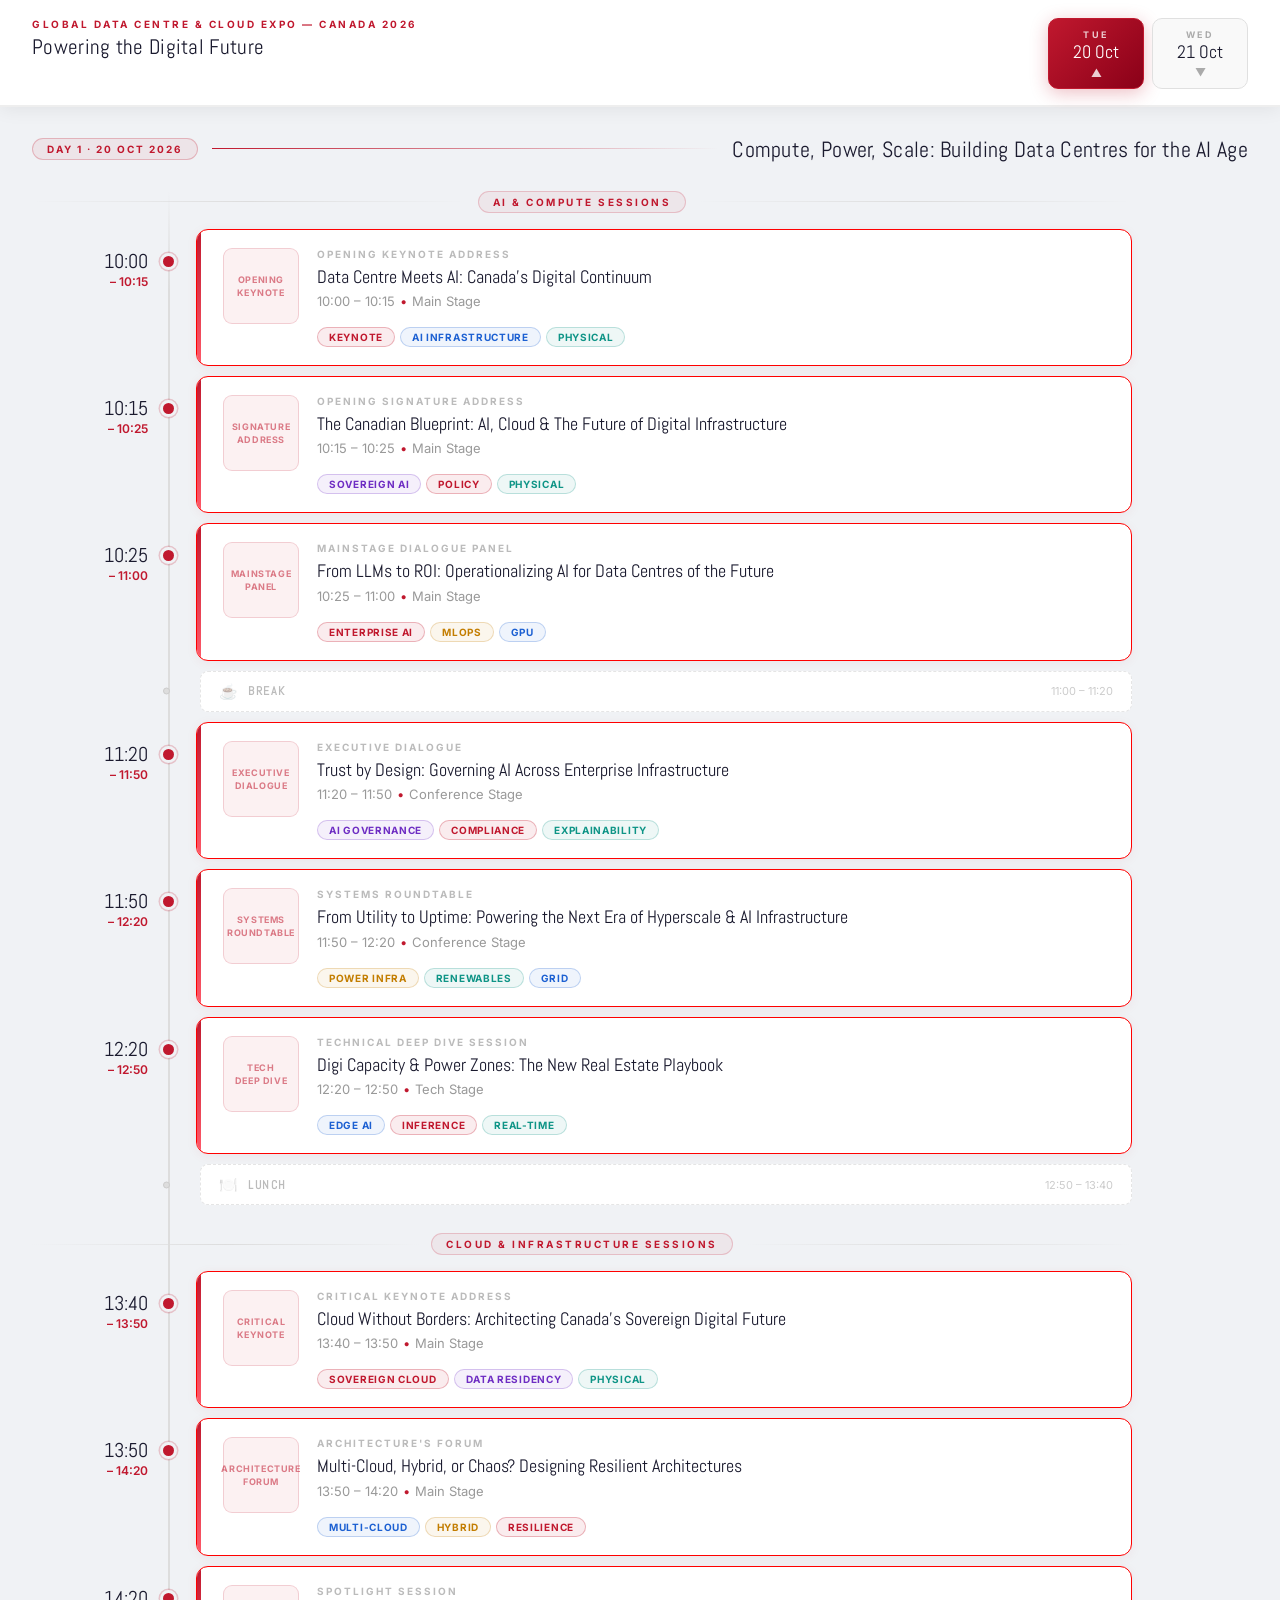
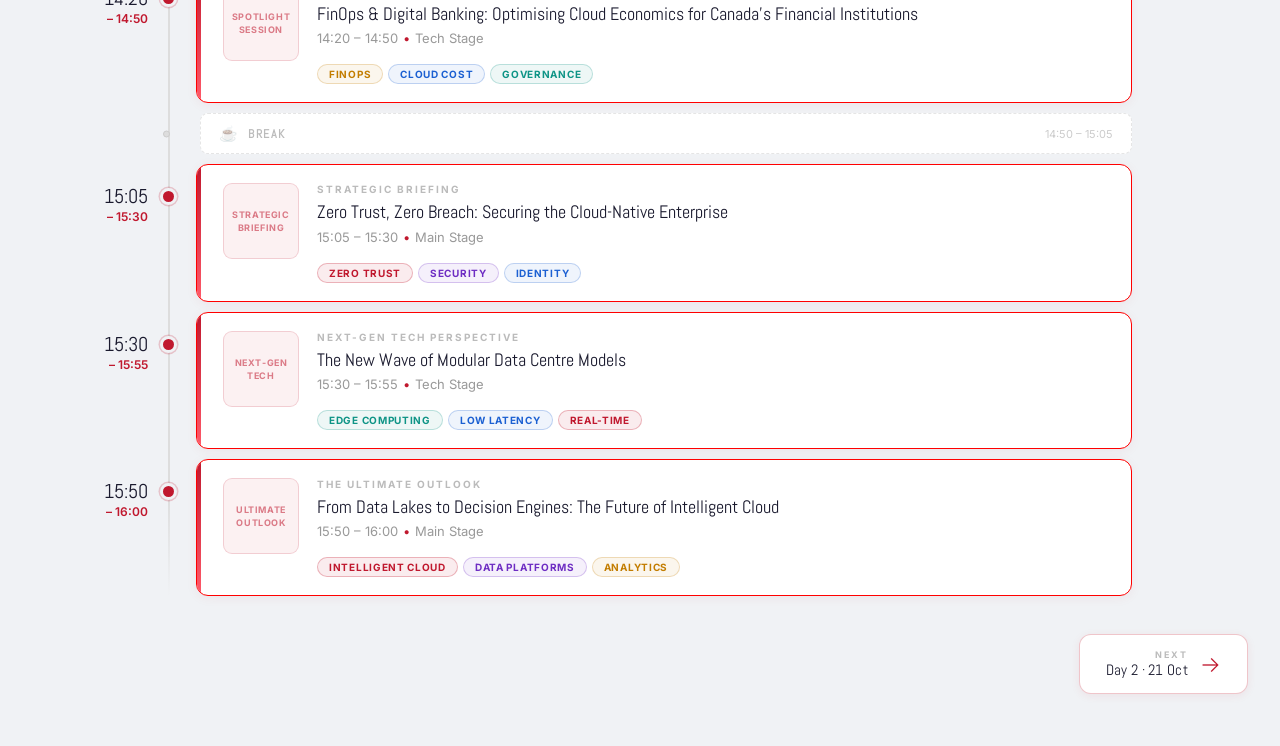
<file: agenda.html>
<!DOCTYPE html>
<html lang="en">

<head>
  <meta charset="UTF-8">
  <meta name="viewport" content="width=device-width, initial-scale=1.0">
  <title>GDCC Expo Canada 2026 — Conference Programme</title>
  <link rel="preconnect" href="https://fonts.googleapis.com">
  <link href="https://fonts.googleapis.com/css2?family=Abel&family=Inter:wght@400;500;600;700&display=swap"
    rel="stylesheet">
  <style>
    * { box-sizing: border-box; margin: 0; padding: 0; }

    body {
      font-family: 'Inter', sans-serif;
      background: #f0f2f5;
      color: #1a1a2e;
    }

    .hdr {
      background: #fff;
      border-bottom: 2px solid #eee;
      box-shadow: 0 2px 18px rgba(0,0,0,0.07);
      padding: 18px 32px 0;
      position: sticky;
      top: 0;
      z-index: 200;
    }

    .hdr-top {
      display: flex;
      align-items: flex-start;
      justify-content: space-between;
      margin-bottom: 16px;
      gap: 16px;
      flex-wrap: wrap;
    }

    .event-brand p {
      font-size: 10px;
      font-weight: 700;
      color: #c0182e;
      letter-spacing: 2.5px;
      text-transform: uppercase;
      margin-bottom: 3px;
      font-family: 'Inter', sans-serif;
    }

    .event-brand h2 {
      font-size: clamp(15px, 1.9vw, 21px);
      font-weight: 400;
      color: #1a1a2e;
      letter-spacing: 0.3px;
      font-family: 'Abel', sans-serif;
    }

    .date-tabs {
      display: flex;
      gap: 8px;
      flex-shrink: 0;
    }

    .dtab {
      display: flex;
      flex-direction: column;
      align-items: center;
      justify-content: center;
      padding: 10px 24px;
      border-radius: 10px;
      cursor: pointer;
      border: 1.5px solid #e0e0e0;
      background: #f9f9f9;
      transition: all 0.25s;
      min-width: 96px;
      position: relative;
    }

    .dtab:hover { border-color: #c0182e; background: #fff5f5; }

    .dtab.active {
      background: linear-gradient(135deg, #c0182e, #8a0018);
      border-color: #c0182e;
      box-shadow: 0 4px 18px rgba(192,24,46,0.28);
    }

    .dtab-day {
      font-size: 9px;
      font-weight: 700;
      letter-spacing: 2.5px;
      text-transform: uppercase;
      color: #aaa;
      font-family: 'Inter', sans-serif;
    }

    .dtab.active .dtab-day { color: rgba(255,255,255,0.78); }

    .dtab-date {
      font-size: 18px;
      font-weight: 400;
      color: #1a1a2e;
      line-height: 1.15;
      margin-top: 2px;
      font-family: 'Abel', sans-serif;
    }

    .dtab.active .dtab-date { color: #fff; }

    .dtab-arrow {
      font-size: 11px;
      margin-top: 4px;
      color: #aaa;
      transition: color 0.25s, transform 0.3s;
      display: block;
      line-height: 1;
    }

    .dtab.active .dtab-arrow {
      color: rgba(255,255,255,0.8);
      transform: rotate(180deg);
    }

    .dtab:hover .dtab-arrow { color: #c0182e; }

    .cat-tabs {
      display: flex;
      gap: 5px;
      overflow-x: auto;
      padding-bottom: 14px;
      scrollbar-width: none;
    }

    .cat-tabs::-webkit-scrollbar { display: none; }

    .cattab {
      padding: 7px 16px;
      border-radius: 7px;
      cursor: pointer;
      white-space: nowrap;
      border: 1.5px solid #e0e0e0;
      background: #fff;
      color: red;
      font-size: 12px;
      font-family: 'Abel', sans-serif;
      letter-spacing: 0.5px;
      transition: all 0.2s;
      flex-shrink: 0;
    }

    .cattab:hover { border-color: #c0182e; color: #c0182e; background: #fff5f5; }

    .cattab.active {
      background: #c0182e;
      border-color: #c0182e;
      color: #fff;
      font-weight: 600;
    }

    .body {
      padding: 28px 32px 0;
      position: relative;
      z-index: 1;
    }

    .day-panel { display: none; animation: fadeIn 0.35s ease; }
    .day-panel.active { display: block; }

    @keyframes fadeIn {
      from { opacity: 0; transform: translateY(8px); }
      to   { opacity: 1; transform: translateY(0); }
    }

    .day-title {
      display: flex;
      align-items: center;
      gap: 14px;
      margin-bottom: 26px;
      flex-wrap: wrap;
    }

    .day-title h3 {
      font-size: clamp(15px, 2.2vw, 22px);
      font-weight: 400;
      color: #1a1a2e;
      font-family: 'Abel', sans-serif;
      letter-spacing: 0.3px;
    }

    .day-title-line {
      flex: 1;
      height: 1.5px;
      background: linear-gradient(90deg, #c0182e, transparent);
      min-width: 30px;
    }

    .day-title-badge {
      font-size: 10px;
      font-weight: 700;
      letter-spacing: 2px;
      text-transform: uppercase;
      color: #c0182e;
      padding: 4px 14px;
      border: 1.5px solid rgba(192,24,46,0.25);
      border-radius: 20px;
      background: rgba(192,24,46,0.06);
      white-space: nowrap;
      font-family: 'Inter', sans-serif;
    }

    .timeline { position: relative; max-width: 1100px; }

    .timeline::before {
      content: '';
      position: absolute;
      left: 136px;
      top: 0;
      bottom: 0;
      width: 1.5px;
      background: linear-gradient(to bottom, transparent, #ddd 5%, #ddd 95%, transparent);
    }

    .trow {
      display: flex;
      align-items: flex-start;
      margin-bottom: 10px;
      position: relative;
    }

    .trow.hidden { display: none !important; }

    .tlabel {
      width: 136px;
      flex-shrink: 0;
      padding: 22px 20px 0 0;
      text-align: right;
      position: relative;
    }

    .tlabel-time {
      font-size: 20px;
      font-weight: 400;
      color: #1a1a2e;
      display: block;
      line-height: 1;
      font-family: 'Abel', sans-serif;
    }

    .tlabel-sub {
      font-size: 12px;
      color: #c0182e;
      display: block;
      margin-top: 3px;
      font-weight: 600;
      font-family: 'Inter', sans-serif;
    }

    .tdot {
      position: absolute;
      right: -6px;
      top: 27px;
      width: 11px;
      height: 11px;
      border-radius: 50%;
      background: #c0182e;
      box-shadow: 0 0 0 3px #f0f2f5, 0 0 0 4.5px rgba(192,24,46,0.22);
      transition: all 0.3s;
    }

    .scard {
      flex: 1;
      margin-left: 28px;
      border-radius: 12px;
      overflow: hidden;
      cursor: pointer;
      transition: all 0.28s cubic-bezier(0.25,0.8,0.25,1);
      position: relative;
      background: #ffffff;
      border: 1px solid red;
      box-shadow: 0 2px 12px rgba(192,24,46,0.06), inset 0 1px 0 rgba(255,255,255,1);
    }

    .scard::before {
      content: '';
      position: absolute;
      left: 0; top: 0; bottom: 0;
      width: 3.5px;
      background: linear-gradient(to bottom, #c0182e, #ff5a6a);
      border-radius: 12px 0 0 12px;
    }

    .scard:hover {
      background: #fff;
      border-color: rgba(192,24,46,0.35);
      transform: translateX(5px) translateY(-1px);
      box-shadow: 0 8px 28px rgba(192,24,46,0.13);
    }

    .card-inner {
      display: flex;
      align-items: flex-start;
      padding: 18px 22px 18px 26px;
    }

    .card-logo {
      width: 76px;
      height: 76px;
      border-radius: 9px;
      flex-shrink: 0;
      margin-right: 18px;
      background: rgba(192,24,46,0.06);
      border: 1px solid rgba(192,24,46,0.16);
      display: flex;
      align-items: center;
      justify-content: center;
      transition: all 0.3s;
    }

    .card-logo-text {
      font-size: 9px;
      font-weight: 700;
      color: rgba(192,24,46,0.55);
      text-align: center;
      line-height: 1.45;
      padding: 8px;
      letter-spacing: 0.6px;
      font-family: 'Inter', sans-serif;
      white-space: pre-line;
    }

    .scard:hover .card-logo {
      border-color: rgba(192,24,46,0.38);
      background: rgba(192,24,46,0.1);
    }

    .card-content { flex: 1; min-width: 0; }

    .ctype {
      font-size: 10px;
      font-weight: 700;
      letter-spacing: 2px;
      text-transform: uppercase;
      color: #bbb;
      margin-bottom: 5px;
      transition: color 0.25s;
      font-family: 'Inter', sans-serif;
    }

    .scard:hover .ctype { color: #c0182e; }

    .ctitle {
      font-size: 18px;
      font-weight: 400;
      color: #1a1a2e;
      margin-bottom: 5px;
      line-height: 1.3;
      font-family: 'Abel', sans-serif;
    }

    .ctloc {
      font-size: 13px;
      color: #999;
      margin-bottom: 8px;
      display: flex;
      align-items: center;
      gap: 5px;
      flex-wrap: wrap;
      font-family: 'Inter', sans-serif;
    }

    .ctloc .dot { color: #c0182e; }

    .cbrief {
      font-size: 13px;
      color: #666;
      line-height: 1.65;
      margin-bottom: 10px;
      max-height: 0;
      overflow: hidden;
      transition: max-height 0.35s ease, opacity 0.35s;
      opacity: 0;
      font-family: 'Inter', sans-serif;
    }

    .scard:hover .cbrief { max-height: 150px; opacity: 1; }

    .cspeakers {
      font-size: 12px;
      color: #aaa;
      font-style: italic;
      margin-bottom: 10px;
      max-height: 0;
      overflow: hidden;
      transition: max-height 0.35s ease, opacity 0.35s;
      opacity: 0;
      font-family: 'Inter', sans-serif;
    }

    .scard:hover .cspeakers { max-height: 60px; opacity: 1; }

    .ctags { display: flex; flex-wrap: wrap; gap: 5px; }

    .ctag {
      padding: 3px 11px;
      border-radius: 20px;
      font-size: 10px;
      font-weight: 700;
      letter-spacing: 0.7px;
      text-transform: uppercase;
      font-family: 'Inter', sans-serif;
    }

    .ctag.red    { background: rgba(192,24,46,0.08);  border: 1px solid rgba(192,24,46,0.28);  color: #c0182e; }
    .ctag.purple { background: rgba(110,45,195,0.07); border: 1px solid rgba(110,45,195,0.24); color: #6e2dc3; }
    .ctag.teal   { background: rgba(14,148,134,0.07); border: 1px solid rgba(14,148,134,0.24); color: #0e9486; }
    .ctag.amber  { background: rgba(195,125,0,0.07);  border: 1px solid rgba(195,125,0,0.24);  color: #c37d00; }
    .ctag.blue   { background: rgba(28,96,210,0.07);  border: 1px solid rgba(28,96,210,0.24);  color: #1c60d2; }
    .ctag.green  { background: rgba(25,148,55,0.07);  border: 1px solid rgba(25,148,55,0.24);  color: #199437; }
    .ctag.navy   { background: rgba(26,26,46,0.07);   border: 1px solid rgba(26,26,46,0.24);   color: #1a1a2e; }

    .break-row {
      display: flex;
      align-items: center;
      margin-bottom: 10px;
      position: relative;
    }

    .break-dot {
      position: absolute;
      left: 131px;
      top: 50%;
      transform: translateY(-50%);
      width: 7px;
      height: 7px;
      border-radius: 50%;
      background: #ddd;
      border: 1.5px solid #ccc;
    }

    .break-inner {
      flex: 1;
      margin-left: 168px;
      padding: 10px 18px;
      background: #fff;
      border: 1.5px dashed #e5e5e5;
      border-radius: 8px;
      display: flex;
      align-items: center;
      gap: 10px;
    }

    .break-icon { font-size: 15px; opacity: .45; }

    .break-text {
      font-size: 12px;
      color: #bbb;
      font-weight: 700;
      letter-spacing: 1.5px;
      text-transform: uppercase;
      font-family: 'Abel', sans-serif;
    }

    .break-time {
      font-size: 11px;
      color: #ccc;
      margin-left: auto;
      font-family: 'Inter', sans-serif;
    }

    .sdiv {
      display: flex;
      align-items: center;
      gap: 12px;
      margin: 28px 0 16px;
    }

    .sdiv-line {
      flex: 1;
      height: 1px;
      background: linear-gradient(90deg, transparent, #ddd, transparent);
    }

    .sdiv-label {
      font-size: 10px;
      font-weight: 700;
      letter-spacing: 2.5px;
      text-transform: uppercase;
      color: #c0182e;
      padding: 4px 14px;
      border: 1px solid rgba(192,24,46,0.2);
      border-radius: 20px;
      background: rgba(192,24,46,0.05);
      white-space: nowrap;
      font-family: 'Inter', sans-serif;
    }

    .no-results {
      text-align: center;
      padding: 60px 20px;
      color: #ccc;
      font-size: 16px;
      display: none;
      font-family: 'Abel', sans-serif;
    }

    .no-results.show { display: block; }

    /* ── BOTTOM NAV ── */
    .bottom-nav {
      display: flex;
      justify-content: space-between;
      align-items: center;
      padding: 28px 32px 52px;
      gap: 12px;
    }

    .bnav-btn {
      display: flex;
      align-items: center;
      gap: 12px;
      padding: 14px 26px;
      border-radius: 12px;
      border: 1.5px solid rgba(192,24,46,0.25);
      background: #fff;
      cursor: pointer;
      transition: all 0.28s cubic-bezier(0.34,1.56,0.64,1);
      box-shadow: 0 2px 10px rgba(192,24,46,0.07);
      user-select: none;
    }

    .bnav-btn:hover {
      background: #c0182e;
      border-color: #c0182e;
      transform: translateY(-3px);
      box-shadow: 0 10px 26px rgba(192,24,46,0.25);
    }

    .bnav-btn:hover .bnav-label,
    .bnav-btn:hover .bnav-sub,
    .bnav-btn:hover .bnav-arrow { color: #fff; }

    .bnav-arrow {
      font-size: 22px;
      color: #c0182e;
      transition: color 0.25s;
      line-height: 1;
      font-weight: 300;
    }

    .bnav-text { display: flex; flex-direction: column; }
    .bnav-text.right { text-align: right; }

    .bnav-sub {
      font-size: 9px;
      font-weight: 700;
      letter-spacing: 2px;
      text-transform: uppercase;
      color: #bbb;
      font-family: 'Inter', sans-serif;
      transition: color 0.25s;
    }

    .bnav-label {
      font-size: 15px;
      font-weight: 400;
      color: #1a1a2e;
      font-family: 'Abel', sans-serif;
      letter-spacing: 0.3px;
      transition: color 0.25s;
    }

    .bnav-spacer { flex: 1; }

    /* ── RESPONSIVE ── */
    @media(max-width:900px) {
      .hdr { padding: 14px 20px 0; }
      .hdr-top { flex-direction: column; gap: 12px; }
      .body { padding: 20px 20px 0; }
      .timeline::before { left: 116px; }
      .tlabel { width: 116px; padding: 18px 14px 0 0; }
      .tlabel-time { font-size: 18px; }
      .tdot { right: -6px; top: 22px; }
      .scard { margin-left: 22px; }
      .card-inner { padding: 14px 16px 14px 20px; }
      .card-logo { width: 66px; height: 66px; margin-right: 14px; }
      .ctitle { font-size: 16px; }
      .break-dot { left: 111px; }
      .break-inner { margin-left: 142px; }
      .bottom-nav { padding: 22px 20px 40px; }
    }

    @media(max-width:600px) {
      .hdr { padding: 12px 14px 0; }
      .body { padding: 14px 14px 0; }
      .day-title { gap: 8px; margin-bottom: 18px; }
      .timeline::before { display: none; }
      .trow { flex-direction: column; margin-bottom: 12px; }
      .tlabel {
        width: 100%;
        text-align: left;
        padding: 0 0 0 14px;
        display: flex;
        align-items: center;
        gap: 10px;
        border-left: 3px solid #c0182e;
        margin-bottom: 8px;
      }
      .tlabel-time { font-size: 19px; }
      .tlabel-sub { font-size: 11px; margin-top: 0; display: inline; }
      .tdot { display: none; }
      .scard { margin-left: 0; width: 100%; }
      .scard:hover { transform: translateY(-2px); }
      .card-inner { padding: 12px 14px 12px 18px; }
      .card-logo { width: 58px; height: 58px; margin-right: 12px; }
      .ctitle { font-size: 15px; }
      .break-row { flex-direction: column; align-items: flex-start; }
      .break-dot { display: none; }
      .break-inner { margin-left: 0; width: 100%; }
      .bottom-nav { padding: 18px 14px 36px; }
      .bnav-btn { padding: 11px 16px; gap: 8px; }
      .bnav-label { font-size: 13px; }
    }

    @media(max-width:380px) {
      .date-tabs { width: 100%; }
      .dtab { flex: 1; }
      .card-logo { display: none; }
      .cat-tabs { gap: 4px; }
      .cattab { padding: 6px 11px; font-size: 11px; }
    }
  </style>
</head>

<body>

  <script>
    const DATA = {
      event: {
        name: "GLOBAL DATA CENTRE & CLOUD EXPO — CANADA 2026",
        subtitle: "Powering the Digital Future"
      },
      days: [
        {
          label: "Day 1",
          day: "TUE",
          date: "20 Oct",
          theme: "Compute, Power, Scale: Building Data Centres for the AI Age",
          sections: [
            {
              label: "AI & Compute Sessions",
              sessions: [
                {
                  type: "Opening Keynote Address",
                  logo: "OPENING\nKEYNOTE",
                  title: "Data Centre Meets AI: Canada's Digital Continuum",
                  time: "10:00", timeTo: "10:15", stage: "Main Stage",
                  brief: "This session will explore the convergence of hyperscale data centre infrastructure with AI workloads, focusing on high-density compute clusters, advanced interconnects, and Canada's role in enabling full-stack AI lifecycle deployment.",
                  speakers: "", cats: ["keynote","ai"],
                  tags: [{label:"Keynote",color:"red"},{label:"AI Infrastructure",color:"blue"},{label:"Physical",color:"teal"}]
                },
                {
                  type: "Opening Signature Address",
                  logo: "SIGNATURE\nADDRESS",
                  title: "The Canadian Blueprint: AI, Cloud & The Future of Digital Infrastructure",
                  time: "10:15", timeTo: "10:25", stage: "Main Stage",
                  brief: "This session will explore how AI, cloud, hyperscale data centres, and sovereign digital infrastructure are reshaping Canada's future digital economy and global technology leadership.",
                  speakers: "", cats: ["keynote","ai"],
                  tags: [{label:"Sovereign AI",color:"purple"},{label:"Policy",color:"red"},{label:"Physical",color:"teal"}]
                },
                {
                  type: "Mainstage Dialogue Panel",
                  logo: "MAINSTAGE\nPANEL",
                  title: "From LLMs to ROI: Operationalizing AI for Data Centres of the Future",
                  time: "10:25", timeTo: "11:00", stage: "Main Stage",
                  brief: "This session will explore how AI workloads, GPU infrastructure, automation, and intelligent compute optimization are transforming the next generation of hyperscale and enterprise data centres.",
                  speakers: "", cats: ["panel","ai"],
                  tags: [{label:"Enterprise AI",color:"red"},{label:"MLOps",color:"amber"},{label:"GPU",color:"blue"}]
                }
              ]
            },
            { break: true, label: "Break", time: "11:00 – 11:20" },
            {
              label: null,
              sessions: [
                {
                  type: "Executive Dialogue",
                  logo: "EXECUTIVE\nDIALOGUE",
                  title: "Trust by Design: Governing AI Across Enterprise Infrastructure",
                  time: "11:20", timeTo: "11:50", stage: "Conference Stage",
                  brief: "This session will explore AI governance frameworks, compliance architectures, model transparency, and risk management strategies required to build trusted, secure, and accountable enterprise AI ecosystems.",
                  speakers: "", cats: ["panel","ai","security"],
                  tags: [{label:"AI Governance",color:"purple"},{label:"Compliance",color:"red"},{label:"Explainability",color:"teal"}]
                },
                {
                  type: "Systems Roundtable",
                  logo: "SYSTEMS\nROUNDTABLE",
                  title: "From Utility to Uptime: Powering the Next Era of Hyperscale & AI Infrastructure",
                  time: "11:50", timeTo: "12:20", stage: "Conference Stage",
                  brief: "This session will explore next-generation power architectures for hyperscale AI data centres, including grid integration, substations, energy resilience, high-density compute, and scalable infrastructure strategies powering the AI economy.",
                  speakers: "", cats: ["panel","energy"],
                  tags: [{label:"Power Infra",color:"amber"},{label:"Renewables",color:"teal"},{label:"Grid",color:"blue"}]
                },
                {
                  type: "Technical Deep Dive Session",
                  logo: "TECH\nDEEP DIVE",
                  title: "Digi Capacity & Power Zones: The New Real Estate Playbook",
                  time: "12:20", timeTo: "12:50", stage: "Tech Stage",
                  brief: "This session explores how new age critical infrastructure driven demand is reshaping real estate through power access, strategic site selection, and the rise of next-generation digital infrastructure corridors.",
                  speakers: "", cats: ["tech","energy"],
                  tags: [{label:"Edge AI",color:"blue"},{label:"Inference",color:"red"},{label:"Real-Time",color:"teal"}]
                }
              ]
            },
            { break: true, label: "Lunch", time: "12:50 – 13:40" },
            {
              label: "Cloud & Infrastructure Sessions",
              sessions: [
                {
                  type: "Critical Keynote Address",
                  logo: "CRITICAL\nKEYNOTE",
                  title: "Cloud Without Borders: Architecting Canada's Sovereign Digital Future",
                  time: "13:40", timeTo: "13:50", stage: "Main Stage",
                  brief: "This session will explore sovereign cloud architectures, data localization strategies, secure cross-border data exchange, and compliance-driven infrastructure design.",
                  speakers: "", cats: ["keynote","cloud"],
                  tags: [{label:"Sovereign Cloud",color:"red"},{label:"Data Residency",color:"purple"},{label:"Physical",color:"teal"}]
                },
                {
                  type: "Architecture's Forum",
                  logo: "ARCHITECTURE\nFORUM",
                  title: "Multi-Cloud, Hybrid, or Chaos? Designing Resilient Architectures",
                  time: "13:50", timeTo: "14:20", stage: "Main Stage",
                  brief: "This session will explore workload portability, orchestration across multi-cloud environments, resilience engineering, and strategies to mitigate vendor lock-in.",
                  speakers: "", cats: ["panel","cloud"],
                  tags: [{label:"Multi-Cloud",color:"blue"},{label:"Hybrid",color:"amber"},{label:"Resilience",color:"red"}]
                },
                {
                  type: "Spotlight Session",
                  logo: "SPOTLIGHT\nSESSION",
                  title: "FinOps & Digital Banking: Optimising Cloud Economics for Canada's Financial Institutions",
                  time: "14:20", timeTo: "14:50", stage: "Tech Stage",
                  brief: "This session will explore cost observability, cloud resource optimization, financial governance frameworks, and real-time cost control mechanisms in large-scale financial environments.",
                  speakers: "", cats: ["tech","cloud"],
                  tags: [{label:"FinOps",color:"amber"},{label:"Cloud Cost",color:"blue"},{label:"Governance",color:"teal"}]
                }
              ]
            },
            { break: true, label: "Break", time: "14:50 – 15:05" },
            {
              label: null,
              sessions: [
                {
                  type: "Strategic Briefing",
                  logo: "STRATEGIC\nBRIEFING",
                  title: "Zero Trust, Zero Breach: Securing the Cloud-Native Enterprise",
                  time: "15:05", timeTo: "15:30", stage: "Main Stage",
                  brief: "This session will explore zero trust architectures, identity-based security models, micro-segmentation, and continuous authentication across distributed systems.",
                  speakers: "", cats: ["panel","security","cloud"],
                  tags: [{label:"Zero Trust",color:"red"},{label:"Security",color:"purple"},{label:"Identity",color:"blue"}]
                },
                {
                  type: "Next-Gen Tech Perspective",
                  logo: "NEXT-GEN\nTECH",
                  title: "The New Wave of Modular Data Centre Models",
                  time: "15:30", timeTo: "15:55", stage: "Tech Stage",
                  brief: "This session is exploring the rise of next-generation data centres embedded across emerging infrastructure ecosystems.",
                  speakers: "", cats: ["tech","cloud"],
                  tags: [{label:"Edge Computing",color:"teal"},{label:"Low Latency",color:"blue"},{label:"Real-Time",color:"red"}]
                },
                {
                  type: "The Ultimate Outlook",
                  logo: "ULTIMATE\nOUTLOOK",
                  title: "From Data Lakes to Decision Engines: The Future of Intelligent Cloud",
                  time: "15:50", timeTo: "16:00", stage: "Main Stage",
                  brief: "This session will explore the evolution of data platforms into AI-driven decision systems, including real-time analytics, autonomous pipelines, and intelligent orchestration layers.",
                  speakers: "", cats: ["panel","cloud","ai"],
                  tags: [{label:"Intelligent Cloud",color:"red"},{label:"Data Platforms",color:"purple"},{label:"Analytics",color:"amber"}]
                }
              ]
            }
          ]
        },
        {
          label: "Day 2",
          day: "WED",
          date: "21 Oct",
          theme: "From Steel & Servers to Sectoral Transformation",
          sections: [
            {
              label: "Data Centre & Infrastructure",
              sessions: [
                {
                  type: "Opening Keynote Address",
                  logo: "OPENING\nKEYNOTE",
                  title: "The Silent Giants: Data Centres Powering Canada's Digital Identity",
                  time: "10:00", timeTo: "10:15", stage: "Main Stage",
                  brief: "This session will explore the role of data centres in enabling national digital infrastructure, including identity systems, secure data exchange, and large-scale public digital platforms.",
                  speakers: "", cats: ["keynote","ai"],
                  tags: [{label:"Keynote",color:"red"},{label:"Digital Identity",color:"blue"},{label:"Physical",color:"teal"}]
                },
                {
                  type: "Flagship Address",
                  logo: "FLAGSHIP\nADDRESS",
                  title: "Beyond Racks & Power: The Rise of Intelligent Data Centres",
                  time: "10:15", timeTo: "10:25", stage: "Main Stage",
                  brief: "This session will explore AI-driven data centre operations, predictive maintenance, automation, and the use of digital twins for infrastructure optimization.",
                  speakers: "", cats: ["keynote","ai"],
                  tags: [{label:"Digital Twins",color:"purple"},{label:"AI Ops",color:"red"},{label:"Automation",color:"blue"}]
                },
                {
                  type: "The Apex Roundtable",
                  logo: "APEX\nROUNDTABLE",
                  title: "DCIM 2.0: The Intelligent Operations Layer for Modern Data Centres",
                  time: "10:25", timeTo: "11:00", stage: "Main Stage",
                  brief: "This session will explore how DCIM 2.0 is transforming modern data centres through real-time visibility, predictive analytics, automation, and intelligent infrastructure operations at scale.",
                  speakers: "", cats: ["panel","ai"],
                  tags: [{label:"Hyperscale",color:"red"},{label:"Edge",color:"teal"},{label:"Data Gravity",color:"blue"}]
                }
              ]
            },
            { break: true, label: "Break", time: "11:00 – 11:20" },
            {
              label: null,
              sessions: [
                {
                  type: "Tech Deep Dive Session",
                  logo: "TECH\nDEEP DIVE",
                  title: "Direct-to-Chip Cooling (D2C): Engineering for the AI Heat Crisis",
                  time: "11:20", timeTo: "11:50", stage: "Tech Stage",
                  brief: "This session will explore advanced thermal management, liquid cooling technologies, chip-level heat dissipation, and infrastructure adaptation for high-performance AI systems.",
                  speakers: "", cats: ["tech","energy"],
                  tags: [{label:"Liquid Cooling",color:"blue"},{label:"D2C",color:"red"},{label:"Thermal",color:"amber"}]
                },
                {
                  type: "Global Strategy Session",
                  logo: "GLOBAL\nSTRATEGY",
                  title: "The Rise of Carrier-Neutral Campuses: Reinventing Colocation Models",
                  time: "11:50", timeTo: "12:20", stage: "Conference Stage",
                  brief: "This session will explore interconnect-rich ecosystems, carrier-neutral strategies, and the transformation of colocation into integrated digital infrastructure hubs.",
                  speakers: "", cats: ["panel","cloud"],
                  tags: [{label:"Colocation",color:"purple"},{label:"Carrier-Neutral",color:"teal"},{label:"Interconnect",color:"blue"}]
                },
                {
                  type: "The Vision Keynote",
                  logo: "VISION\nKEYNOTE",
                  title: "Green Compute & National Competitiveness: The Infrastructure Imperative",
                  time: "12:20", timeTo: "12:35", stage: "Main Stage",
                  brief: "This session will explore how sustainable compute infrastructure, energy-efficient data centres, and green digital strategies are becoming critical drivers of national competitiveness, economic resilience, and long-term digital growth.",
                  speakers: "", cats: ["keynote","energy"],
                  tags: [{label:"High Density",color:"red"},{label:"Green Compute",color:"green"},{label:"Scalability",color:"blue"}]
                }
              ]
            },
            { break: true, label: "Lunch", time: "12:35 – 13:15" },
            {
              label: "Industry Case Sessions",
              sessions: [
                {
                  type: "Industry Case Keynote",
                  logo: "INDUSTRY\nKEYNOTE",
                  title: "From Infrastructure to Intelligence: Data Centres Driving Industry 5.0",
                  time: "13:15", timeTo: "13:25", stage: "Main Stage",
                  brief: "This session will explore how data infrastructure enables Industry 5.0 through AI-driven automation, real-time analytics, and human-machine collaboration.",
                  speakers: "", cats: ["keynote","industry","ai"],
                  tags: [{label:"Industry 5.0",color:"red"},{label:"Automation",color:"purple"},{label:"Physical",color:"teal"}]
                },
                {
                  type: "Industry Experience — Investment",
                  logo: "INVESTMENT\nSESSION",
                  title: "Financing the Future: Why Digital Infrastructure Has Become Mission Critical",
                  time: "13:25", timeTo: "13:55", stage: "Main Stage",
                  brief: "This session will explore why investment into data centres, energy systems, connectivity, and digital infrastructure has become essential to powering economic resilience, AI growth, enterprise transformation, and national competitiveness.",
                  speakers: "", cats: ["panel","industry"],
                  tags: [{label:"Investment",color:"amber"},{label:"Infrastructure",color:"navy"},{label:"Finance",color:"blue"}]
                },
                {
                  type: "The Think Tank Session — Telecom",
                  logo: "THINK\nTANK",
                  title: "5G, MEC & Edge: Telecom's New Infrastructure Stack",
                  time: "13:55", timeTo: "14:25", stage: "Tech Stage",
                  brief: "This session will explore integration of 5G networks, multi-access edge computing, and distributed data centres to support next-generation telecom services.",
                  speakers: "", cats: ["tech","industry"],
                  tags: [{label:"5G",color:"teal"},{label:"MEC",color:"purple"},{label:"Edge",color:"blue"}]
                },
                {
                  type: "The Premier Session — MedTech",
                  logo: "MEDTECH\nPREMIER",
                  title: "From Scans to Signals: Data Infrastructure in Precision Healthcare",
                  time: "14:25", timeTo: "14:55", stage: "Main Stage",
                  brief: "This session will explore AI-powered diagnostics, medical data pipelines, secure patient data management, and infrastructure for precision medicine.",
                  speakers: "", cats: ["panel","industry"],
                  tags: [{label:"MedTech",color:"green"},{label:"AI Diagnostics",color:"red"},{label:"Healthcare",color:"purple"}]
                }
              ]
            },
            { break: true, label: "Break", time: "14:55 – 15:15" },
            {
              label: null,
              sessions: [
                {
                  type: "The Twin Talk",
                  logo: "TWIN\nTALK",
                  title: "Digital Twins at Scale: Real-Time Intelligence for Next-Generation Infrastructure",
                  time: "15:15", timeTo: "15:45", stage: "Tech Stage",
                  brief: "This session will explore the convergence of energy systems and digital infrastructure, including smart grids, AI-driven energy optimization, and sustainable compute power strategies.",
                  speakers: "", cats: ["tech","energy","industry"],
                  tags: [{label:"Smart Grid",color:"amber"},{label:"IoT",color:"teal"},{label:"Sustainable",color:"blue"}]
                },
                {
                  type: "The Grand Closing",
                  logo: "GRAND\nCLOSING",
                  title: "The Canadian Digital Continuum: Where Legacy, Infrastructure & Innovation Converge",
                  time: "15:45", timeTo: "16:00", stage: "Main Stage",
                  brief: "This session will explore the integration of legacy systems with next-generation infrastructure, focusing on scalability, modernization, and national digital competitiveness.",
                  speakers: "", cats: ["panel","ai","cloud","industry"],
                  tags: [{label:"Closing Panel",color:"red"},{label:"Innovation",color:"purple"},{label:"Canada Digital",color:"amber"}]
                }
              ]
            }
          ]
        }
      ]
    };
  </script>

  <div id="app"></div>

  <script>
    const CATS = [
      { id: 'all',      label: 'All Sessions' },
      { id: 'keynote',  label: 'Keynotes' },
      { id: 'panel',    label: 'Panels' },
      { id: 'tech',     label: 'Tech Sessions' },
      { id: 'cloud',    label: 'Cloud' },
      { id: 'ai',       label: 'AI & Compute' },
      { id: 'industry', label: 'Industry Cases' },
      { id: 'security', label: 'Security' },
      { id: 'energy',   label: 'Energy & Power' },
    ];

    let currentDay = 0;
    let currentCat = 'all';

    function buildApp() {
      const app = document.getElementById('app');
      app.innerHTML = `
        <div class="hdr">
          <div class="hdr-top">
            <div class="event-brand">
              <p>${DATA.event.name}</p>
              <h2>${DATA.event.subtitle}</h2>
            </div>
            <div class="date-tabs" id="dateTabs">
              ${DATA.days.map((d, i) => `
                <div class="dtab${i === 0 ? ' active' : ''}" onclick="switchDay(${i}, this)">
                  <span class="dtab-day">${d.day}</span>
                  <span class="dtab-date">${d.date}</span>
                  <span class="dtab-arrow">▼</span>
                </div>`).join('')}
            </div>
          </div>
          ${/*
      <div class="cat-tabs">
        ${CATS.map(c => `<div class="cattab${c.id === 'all' ? ' active' : ''}" onclick="filterCat('${c.id}',this)">${c.label}</div>`).join('')}
      </div>
      */''}
        </div>
        <div class="body" id="body">
          ${DATA.days.map((day, di) => `
            <div class="day-panel${di === 0 ? ' active' : ''}" id="day${di}">
              <div class="day-title">
                <div class="day-title-badge">${day.label} · ${day.date} 2026</div>
                <div class="day-title-line"></div>
                <h3>${day.theme}</h3>
              </div>
              <div class="timeline">
                ${renderSections(day.sections)}
              </div>
              <div class="no-results" id="no${di}">No sessions match your filter.</div>
            </div>`).join('')}
        </div>
        <div class="bottom-nav" id="bottomNav"></div>`;
    }

    function renderSections(sections) {
      return sections.map(sec => {
        if (sec.break) return `
          <div class="break-row">
            <div class="break-dot"></div>
            <div class="break-inner">
              <span class="break-icon">${sec.label === 'Lunch' ? '🍽️' : '☕'}</span>
              <span class="break-text">${sec.label}</span>
              <span class="break-time">${sec.time}</span>
            </div>
          </div>`;
        return `
          ${sec.label ? `<div class="sdiv"><div class="sdiv-line"></div><div class="sdiv-label">${sec.label}</div><div class="sdiv-line"></div></div>` : ''}
          ${sec.sessions.map(s => renderSession(s)).join('')}`;
      }).join('');
    }

    function renderSession(s) {
      const catsStr = s.cats.join(' ');
      const tags = s.tags.map(t => `<span class="ctag ${t.color}">${t.label}</span>`).join('');
      const speakerHtml = s.speakers ? `<div class="cspeakers">Speakers: ${s.speakers}</div>` : '';
      return `
        <div class="trow" data-cats="${catsStr}">
          <div class="tlabel">
            <div class="tdot"></div>
            <span class="tlabel-time">${s.time}</span>
            <span class="tlabel-sub">– ${s.timeTo}</span>
          </div>
          <div class="scard">
            <div class="card-inner">
              <div class="card-logo"><div class="card-logo-text">${s.logo}</div></div>
              <div class="card-content">
                <div class="ctype">${s.type}</div>
                <div class="ctitle">${s.title}</div>
                <div class="ctloc">${s.time} – ${s.timeTo} <span class="dot">•</span> ${s.stage}</div>
                <div class="cbrief">${s.brief}</div>
                ${speakerHtml}
                <div class="ctags">${tags}</div>
              </div>
            </div>
          </div>
        </div>`;
    }

    function renderBottomNav() {
      const nav = document.getElementById('bottomNav');
      if (!nav) return;
      const days = DATA.days;
      let html = '';

      if (currentDay > 0) {
        const prev = days[currentDay - 1];
        html += `
          <div class="bnav-btn" onclick="switchDay(${currentDay - 1}, document.querySelectorAll('.dtab')[${currentDay - 1}])">
            <span class="bnav-arrow">←</span>
            <div class="bnav-text">
              <span class="bnav-sub">Previous</span>
              <span class="bnav-label">${prev.label} · ${prev.date}</span>
            </div>
          </div>`;
      } else {
        html += `<div class="bnav-spacer"></div>`;
      }

      if (currentDay < days.length - 1) {
        const next = days[currentDay + 1];
        html += `
          <div class="bnav-btn" onclick="switchDay(${currentDay + 1}, document.querySelectorAll('.dtab')[${currentDay + 1}])">
            <div class="bnav-text right">
              <span class="bnav-sub">Next</span>
              <span class="bnav-label">${next.label} · ${next.date}</span>
            </div>
            <span class="bnav-arrow">→</span>
          </div>`;
      } else {
        html += `<div class="bnav-spacer"></div>`;
      }

      nav.innerHTML = html;
    }

    function switchDay(d, el) {
      currentDay = d;
      document.querySelectorAll('.dtab').forEach(t => t.classList.remove('active'));
      el.classList.add('active');
      document.querySelectorAll('.day-panel').forEach(p => p.classList.remove('active'));
      document.getElementById('day' + d).classList.add('active');
      applyFilters();
      renderBottomNav();
      window.scrollTo({ top: 0, behavior: 'smooth' });
    }

    function filterCat(cat, el) {
      currentCat = cat;
      document.querySelectorAll('.cattab').forEach(t => t.classList.remove('active'));
      el.classList.add('active');
      applyFilters();
    }

    function applyFilters() {
      const panel = document.getElementById('day' + currentDay);
      const rows = panel.querySelectorAll('.trow');
      let vis = 0;
      rows.forEach(row => {
        const cats = (row.dataset.cats || '').split(' ');
        const ok = currentCat === 'all' || cats.includes(currentCat);
        row.classList.toggle('hidden', !ok);
        if (ok) vis++;
      });
      document.getElementById('no' + currentDay).classList.toggle('show', vis === 0);
    }

    buildApp();
    renderBottomNav();
  </script>

</body>
</html>
</file>
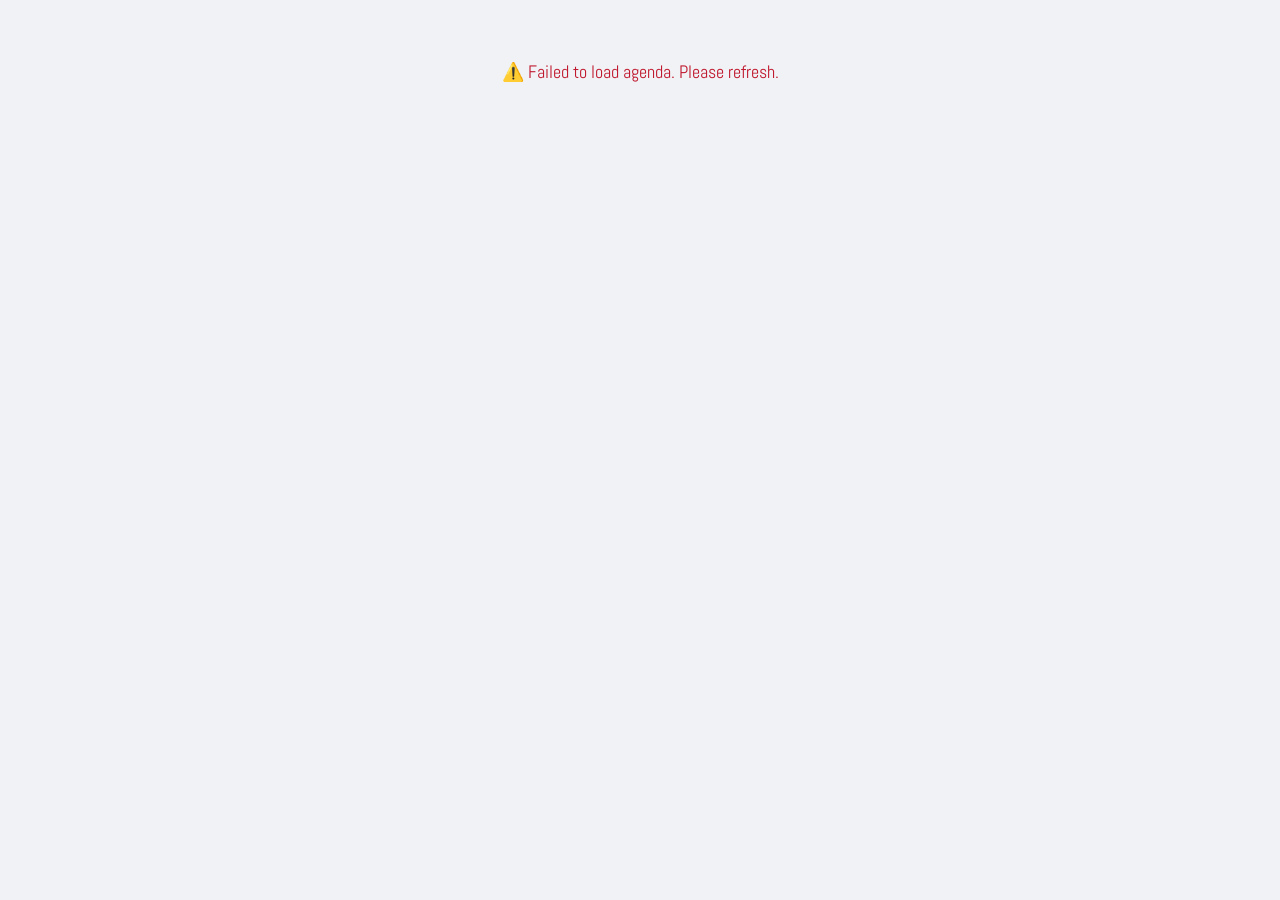
<file: gdcc-agenda-final.html>
<!DOCTYPE html>
<html lang="en">
<head>
  <meta charset="UTF-8">
  <meta name="viewport" content="width=device-width, initial-scale=1.0">
  <title>GDCC Expo Canada 2026 — Conference Programme</title>
  <link rel="preconnect" href="https://fonts.googleapis.com">
  <link href="https://fonts.googleapis.com/css2?family=Abel&family=Inter:wght@400;500;600;700&display=swap" rel="stylesheet">
  <style>
    * { box-sizing: border-box; margin: 0; padding: 0; }
    body { font-family: 'Inter', sans-serif; background: #f0f2f5; color: #1a1a2e; }

    .hdr {
      background: #fff;
      border-bottom: 2px solid #eee;
      box-shadow: 0 2px 18px rgba(0,0,0,0.07);
      padding: 18px 32px 0;
      position: sticky;
      top: 0;
      z-index: 200;
    }
    .hdr-top {
      display: flex; align-items: flex-start;
      justify-content: space-between;
      margin-bottom: 16px; gap: 16px; flex-wrap: wrap;
    }
    .event-brand p {
      font-size: 10px; font-weight: 700; color: #c0182e;
      letter-spacing: 2.5px; text-transform: uppercase;
      margin-bottom: 3px; font-family: 'Inter', sans-serif;
    }
    .event-brand h2 {
      font-size: clamp(15px,1.9vw,21px); font-weight: 400;
      color: #1a1a2e; letter-spacing: 0.3px; font-family: 'Abel', sans-serif;
    }
    .date-tabs { display: flex; gap: 8px; flex-shrink: 0; }
    .dtab {
      display: flex; flex-direction: column; align-items: center;
      justify-content: center; padding: 10px 24px; border-radius: 10px;
      cursor: pointer; border: 1.5px solid #e0e0e0; background: #f9f9f9;
      transition: all 0.25s; min-width: 96px;
    }
    .dtab:hover { border-color: #c0182e; background: #fff5f5; }
    .dtab.active {
      background: linear-gradient(135deg,#c0182e,#8a0018);
      border-color: #c0182e;
      box-shadow: 0 4px 18px rgba(192,24,46,0.28);
    }
    .dtab-day { font-size: 9px; font-weight: 700; letter-spacing: 2.5px; text-transform: uppercase; color: #aaa; font-family: 'Inter', sans-serif; }
    .dtab.active .dtab-day { color: rgba(255,255,255,0.78); }
    .dtab-date { font-size: 18px; font-weight: 400; color: #1a1a2e; line-height: 1.15; margin-top: 2px; font-family: 'Abel', sans-serif; }
    .dtab.active .dtab-date { color: #fff; }
    .dtab-arrow { font-size: 11px; margin-top: 4px; color: #aaa; transition: color 0.25s, transform 0.3s; display: block; line-height: 1; }
    .dtab.active .dtab-arrow { color: rgba(255,255,255,0.8); transform: rotate(180deg); }
    .dtab:hover .dtab-arrow { color: #c0182e; }

    .cat-tabs { display: flex; gap: 5px; overflow-x: auto; padding-bottom: 14px; scrollbar-width: none; }
    .cat-tabs::-webkit-scrollbar { display: none; }
    .cattab {
      padding: 7px 16px; border-radius: 7px; cursor: pointer;
      white-space: nowrap; border: 1.5px solid #e0e0e0; background: #fff;
      color: #888; font-size: 12px; font-family: 'Abel', sans-serif;
      letter-spacing: 0.5px; transition: all 0.2s; flex-shrink: 0;
    }
    .cattab:hover { border-color: #c0182e; color: #c0182e; background: #fff5f5; }
    .cattab.active { background: #c0182e; border-color: #c0182e; color: #fff; font-weight: 600; }

    .body { padding: 28px 32px 0; position: relative; z-index: 1; }
    .day-panel { display: none; animation: fadeIn 0.35s ease; }
    .day-panel.active { display: block; }
    @keyframes fadeIn { from { opacity:0; transform:translateY(8px); } to { opacity:1; transform:translateY(0); } }

    .day-title { display: flex; align-items: center; gap: 14px; margin-bottom: 26px; flex-wrap: wrap; }
    .day-title h3 { font-size: clamp(15px,2.2vw,22px); font-weight: 400; color: #1a1a2e; font-family: 'Abel', sans-serif; letter-spacing: 0.3px; }
    .day-title-line { flex: 1; height: 1.5px; background: linear-gradient(90deg,#c0182e,transparent); min-width: 30px; }
    .day-title-badge {
      font-size: 10px; font-weight: 700; letter-spacing: 2px; text-transform: uppercase;
      color: #c0182e; padding: 4px 14px; border: 1.5px solid rgba(192,24,46,0.25);
      border-radius: 20px; background: rgba(192,24,46,0.06); white-space: nowrap;
      font-family: 'Inter', sans-serif;
    }

    .timeline { position: relative; max-width: 1100px; }
    .timeline::before {
      content: ''; position: absolute; left: 136px; top: 0; bottom: 0;
      width: 1.5px;
      background: linear-gradient(to bottom,transparent,#ddd 5%,#ddd 95%,transparent);
    }

    .trow { display: flex; align-items: flex-start; margin-bottom: 10px; position: relative; }
    .trow.hidden { display: none !important; }

    .tlabel { width: 136px; flex-shrink: 0; padding: 22px 20px 0 0; text-align: right; position: relative; }
    .tlabel-time { font-size: 20px; font-weight: 400; color: #1a1a2e; display: block; line-height: 1; font-family: 'Abel', sans-serif; }
    .tlabel-sub { font-size: 12px; color: #c0182e; display: block; margin-top: 3px; font-weight: 600; font-family: 'Inter', sans-serif; }
    .tdot {
      position: absolute; right: -6px; top: 27px;
      width: 11px; height: 11px; border-radius: 50%; background: #c0182e;
      box-shadow: 0 0 0 3px #f0f2f5, 0 0 0 4.5px rgba(192,24,46,0.22);
      transition: all 0.3s;
    }

    .scard {
      flex: 1; margin-left: 28px; border-radius: 12px; overflow: hidden;
      cursor: pointer; transition: all 0.28s cubic-bezier(0.25,0.8,0.25,1);
      position: relative; background: #fff; border: 1px solid red;
      box-shadow: 0 2px 12px rgba(192,24,46,0.06), inset 0 1px 0 rgba(255,255,255,1);
    }
    .scard::before {
      content: ''; position: absolute; left: 0; top: 0; bottom: 0; width: 3.5px;
      background: linear-gradient(to bottom,#c0182e,#ff5a6a); border-radius: 12px 0 0 12px;
    }
    .scard:hover {
      background: #fff; border-color: rgba(192,24,46,0.35);
      transform: translateX(5px) translateY(-1px);
      box-shadow: 0 8px 28px rgba(192,24,46,0.13);
    }
    .card-inner { display: flex; align-items: flex-start; padding: 18px 22px 18px 26px; }
    .card-logo {
      width: 76px; height: 76px; border-radius: 9px; flex-shrink: 0;
      margin-right: 18px; background: rgba(192,24,46,0.06);
      border: 1px solid rgba(192,24,46,0.16);
      display: flex; align-items: center; justify-content: center; transition: all 0.3s;
    }
    .card-logo-text {
      font-size: 9px; font-weight: 700; color: rgba(192,24,46,0.55);
      text-align: center; line-height: 1.45; padding: 8px;
      letter-spacing: 0.6px; font-family: 'Inter', sans-serif; white-space: pre-line;
    }
    .scard:hover .card-logo { border-color: rgba(192,24,46,0.38); background: rgba(192,24,46,0.1); }
    .card-content { flex: 1; min-width: 0; }
    .ctype { font-size: 10px; font-weight: 700; letter-spacing: 2px; text-transform: uppercase; color: #bbb; margin-bottom: 5px; transition: color 0.25s; font-family: 'Inter', sans-serif; }
    .scard:hover .ctype { color: #c0182e; }
    .ctitle { font-size: 18px; font-weight: 400; color: #1a1a2e; margin-bottom: 5px; line-height: 1.3; font-family: 'Abel', sans-serif; }
    .ctloc { font-size: 13px; color: #999; margin-bottom: 8px; display: flex; align-items: center; gap: 5px; flex-wrap: wrap; font-family: 'Inter', sans-serif; }
    .ctloc .dot { color: #c0182e; }
    .cbrief { font-size: 13px; color: #666; line-height: 1.65; margin-bottom: 10px; max-height: 0; overflow: hidden; transition: max-height 0.35s ease, opacity 0.35s; opacity: 0; font-family: 'Inter', sans-serif; }
    .scard:hover .cbrief { max-height: 150px; opacity: 1; }
    .ctags { display: flex; flex-wrap: wrap; gap: 5px; }
    .ctag { padding: 3px 11px; border-radius: 20px; font-size: 10px; font-weight: 700; letter-spacing: 0.7px; text-transform: uppercase; font-family: 'Inter', sans-serif; }
    .ctag.red    { background: rgba(192,24,46,0.08);  border: 1px solid rgba(192,24,46,0.28);  color: #c0182e; }
    .ctag.purple { background: rgba(110,45,195,0.07); border: 1px solid rgba(110,45,195,0.24); color: #6e2dc3; }
    .ctag.teal   { background: rgba(14,148,134,0.07); border: 1px solid rgba(14,148,134,0.24); color: #0e9486; }
    .ctag.amber  { background: rgba(195,125,0,0.07);  border: 1px solid rgba(195,125,0,0.24);  color: #c37d00; }
    .ctag.blue   { background: rgba(28,96,210,0.07);  border: 1px solid rgba(28,96,210,0.24);  color: #1c60d2; }
    .ctag.green  { background: rgba(25,148,55,0.07);  border: 1px solid rgba(25,148,55,0.24);  color: #199437; }
    .ctag.navy   { background: rgba(26,26,46,0.07);   border: 1px solid rgba(26,26,46,0.24);   color: #1a1a2e; }

    /* ── SPEAKERS ROW ── */
    .cspeakers-row {
      display: flex; flex-wrap: wrap; gap: 8px;
      margin-bottom: 10px; margin-top: 4px;
      max-height: 0; overflow: hidden;
      transition: max-height 0.4s ease, opacity 0.4s; opacity: 0;
    }
    .scard:hover .cspeakers-row { max-height: 300px; opacity: 1; }

    .spk-pill {
      display: inline-flex; align-items: center; gap: 6px;
      background: #f7f7f7; border: 1px solid #e8e8e8;
      border-radius: 20px; padding: 4px 10px 4px 4px;
      font-size: 11px; color: #444; font-family: 'Inter', sans-serif;
      position: relative; cursor: default;
      transition: border-color 0.2s, background 0.2s;
    }
    .spk-pill:hover { border-color: #c0182e; background: #fff5f5; }
    .spk-pill img { width: 22px; height: 22px; border-radius: 50%; object-fit: cover; object-position: top; border: 1.5px solid #ddd; flex-shrink: 0; }
    .spk-pill-name { font-weight: 600; color: #1a1a2e; line-height: 1.2; }

    .spk-popup {
      display: none; position: absolute;
      bottom: calc(100% + 8px); left: 50%; transform: translateX(-50%);
      z-index: 9999; background: #fff;
      border: 1.5px solid rgba(192,24,46,0.2); border-radius: 12px;
      box-shadow: 0 12px 40px rgba(0,0,0,0.15), 0 2px 8px rgba(192,24,46,0.1);
      padding: 14px; width: 200px; text-align: center; pointer-events: none;
    }
    .spk-pill:hover .spk-popup { display: block; }
    .spk-popup img { width: 72px; height: 72px; border-radius: 50%; object-fit: cover; object-position: top; border: 3px solid rgba(192,24,46,0.2); margin: 0 auto 10px; display: block; }
    .spk-popup-name { font-size: 14px; font-weight: 700; color: #1a1a2e; font-family: 'Abel', sans-serif; letter-spacing: 0.3px; margin-bottom: 4px; line-height: 1.2; }
    .spk-popup-des { font-size: 11px; color: #888; line-height: 1.5; font-family: 'Inter', sans-serif; margin-bottom: 6px; }
    .spk-popup-divider { width: 30px; height: 2px; background: #c0182e; border-radius: 2px; margin: 0 auto; }
    .spk-popup::after { content: ''; position: absolute; top: 100%; left: 50%; transform: translateX(-50%); border: 7px solid transparent; border-top-color: #fff; }
    .spk-popup::before { content: ''; position: absolute; top: 100%; left: 50%; transform: translateX(-50%); border: 8px solid transparent; border-top-color: rgba(192,24,46,0.2); margin-top: 1px; }

    /* ── BREAK ROW ── */
    .break-row { display: flex; align-items: center; margin-bottom: 10px; position: relative; }
    .break-dot { position: absolute; left: 131px; top: 50%; transform: translateY(-50%); width: 7px; height: 7px; border-radius: 50%; background: #ddd; border: 1.5px solid #ccc; }
    .break-inner {
      flex: 1; margin-left: 168px; padding: 10px 18px; background: #fff;
      border: 1.5px dashed #e5e5e5; border-radius: 8px;
      display: flex; align-items: center; gap: 10px;
    }
    .break-icon { font-size: 15px; opacity: .45; }
    .break-text { font-size: 12px; color: #bbb; font-weight: 700; letter-spacing: 1.5px; text-transform: uppercase; font-family: 'Abel', sans-serif; }
    .break-time { font-size: 11px; color: #ccc; margin-left: auto; font-family: 'Inter', sans-serif; }

    /* ── SECTION DIVIDER ── */
    .sdiv { display: flex; align-items: center; gap: 12px; margin: 28px 0 16px; }
    .sdiv-line { flex: 1; height: 1px; background: linear-gradient(90deg,transparent,#ddd,transparent); }
    .sdiv-label { font-size: 10px; font-weight: 700; letter-spacing: 2.5px; text-transform: uppercase; color: #c0182e; padding: 4px 14px; border: 1px solid rgba(192,24,46,0.2); border-radius: 20px; background: rgba(192,24,46,0.05); white-space: nowrap; font-family: 'Inter', sans-serif; }

    .no-results { text-align: center; padding: 60px 20px; color: #ccc; font-size: 16px; display: none; font-family: 'Abel', sans-serif; }
    .no-results.show { display: block; }

    .loading { text-align: center; padding: 80px 20px; font-family: 'Abel', sans-serif; font-size: 18px; color: #bbb; }
    .loading-dot { display: inline-block; width: 8px; height: 8px; border-radius: 50%; background: #c0182e; margin: 0 3px; animation: loadBounce 1.2s infinite ease-in-out; }
    .loading-dot:nth-child(2) { animation-delay: 0.2s; }
    .loading-dot:nth-child(3) { animation-delay: 0.4s; }
    @keyframes loadBounce { 0%,80%,100% { transform:scale(0.6); opacity:0.4; } 40% { transform:scale(1); opacity:1; } }

    /* ── BOTTOM NAV ── */
    .bottom-nav { display: flex; justify-content: space-between; align-items: center; padding: 28px 32px 52px; gap: 12px; }
    .bnav-btn { display: flex; align-items: center; gap: 12px; padding: 14px 26px; border-radius: 12px; border: 1.5px solid rgba(192,24,46,0.25); background: #fff; cursor: pointer; transition: all 0.28s cubic-bezier(0.34,1.56,0.64,1); box-shadow: 0 2px 10px rgba(192,24,46,0.07); user-select: none; }
    .bnav-btn:hover { background: #c0182e; border-color: #c0182e; transform: translateY(-3px); box-shadow: 0 10px 26px rgba(192,24,46,0.25); }
    .bnav-btn:hover .bnav-label, .bnav-btn:hover .bnav-sub, .bnav-btn:hover .bnav-arrow { color: #fff; }
    .bnav-arrow { font-size: 22px; color: #c0182e; transition: color 0.25s; line-height: 1; font-weight: 300; }
    .bnav-text { display: flex; flex-direction: column; }
    .bnav-text.right { text-align: right; }
    .bnav-sub { font-size: 9px; font-weight: 700; letter-spacing: 2px; text-transform: uppercase; color: #bbb; font-family: 'Inter', sans-serif; transition: color 0.25s; }
    .bnav-label { font-size: 15px; font-weight: 400; color: #1a1a2e; font-family: 'Abel', sans-serif; letter-spacing: 0.3px; transition: color 0.25s; }
    .bnav-spacer { flex: 1; }

    /* ── RESPONSIVE ── */
    @media(max-width:900px) {
      .hdr { padding: 14px 20px 0; }
      .hdr-top { flex-direction: column; gap: 12px; }
      .body { padding: 20px 20px 0; }
      .timeline::before { left: 116px; }
      .tlabel { width: 116px; padding: 18px 14px 0 0; }
      .tlabel-time { font-size: 18px; }
      .tdot { right: -6px; top: 22px; }
      .scard { margin-left: 22px; }
      .card-inner { padding: 14px 16px 14px 20px; }
      .card-logo { width: 66px; height: 66px; margin-right: 14px; }
      .ctitle { font-size: 16px; }
      .break-dot { left: 111px; }
      .break-inner { margin-left: 142px; }
      .bottom-nav { padding: 22px 20px 40px; }
    }
    @media(max-width:600px) {
      .hdr { padding: 12px 14px 0; }
      .body { padding: 14px 14px 0; }
      .day-title { gap: 8px; margin-bottom: 18px; }
      .timeline::before { display: none; }
      .trow { flex-direction: column; margin-bottom: 12px; }
      .tlabel { width: 100%; text-align: left; padding: 0 0 0 14px; display: flex; align-items: center; gap: 10px; border-left: 3px solid #c0182e; margin-bottom: 8px; }
      .tlabel-time { font-size: 19px; }
      .tlabel-sub { font-size: 11px; margin-top: 0; display: inline; }
      .tdot { display: none; }
      .scard { margin-left: 0; width: 100%; }
      .scard:hover { transform: translateY(-2px); }
      .card-inner { padding: 12px 14px 12px 18px; }
      .card-logo { width: 58px; height: 58px; margin-right: 12px; }
      .ctitle { font-size: 15px; }
      .break-row { flex-direction: column; align-items: flex-start; }
      .break-dot { display: none; }
      .break-inner { margin-left: 0; width: 100%; }
      .bottom-nav { padding: 18px 14px 36px; }
      .bnav-btn { padding: 11px 16px; gap: 8px; }
      .bnav-label { font-size: 13px; }
      .spk-popup { width: 170px; }
    }
    @media(max-width:380px) {
      .date-tabs { width: 100%; }
      .dtab { flex: 1; }
      .card-logo { display: none; }
      .cat-tabs { gap: 4px; }
      .cattab { padding: 6px 11px; font-size: 11px; }
    }
  </style>
</head>
<body>

<div id="app">
  <div class="loading">
    <div style="margin-bottom:16px">
      <span class="loading-dot"></span>
      <span class="loading-dot"></span>
      <span class="loading-dot"></span>
    </div>
    Loading Programme...
  </div>
</div>

<script>
/* ══════════════════════════════════════════
   CATEGORY CONFIG
══════════════════════════════════════════ */
const CATS = [
  { id: 'all',      label: 'All Sessions' },
  { id: 'keynote',  label: 'Keynotes' },
  { id: 'panel',    label: 'Panels' },
  { id: 'tech',     label: 'Tech Sessions' },
  { id: 'cloud',    label: 'Cloud' },
  { id: 'ai',       label: 'AI & Compute' },
  { id: 'industry', label: 'Industry Cases' },
  { id: 'security', label: 'Security' },
  { id: 'energy',   label: 'Energy & Power' },
];

function getCats(type) {
  const t = (type || '').toLowerCase();
  const cats = [];
  if (t.includes('keynote'))                                              cats.push('keynote');
  if (t.includes('panel') || t.includes('roundtable') ||
      t.includes('dialogue') || t.includes('briefing') ||
      t.includes('forum') || t.includes('outlook') ||
      t.includes('closing') || t.includes('address'))                    cats.push('panel');
  if (t.includes('tech') || t.includes('deep dive') ||
      t.includes('think tank') || t.includes('twin'))                    cats.push('tech');
  if (t.includes('cloud') || t.includes('architecture') ||
      t.includes('finops') || t.includes('spotlight'))                   cats.push('cloud');
  if (t.includes('ai') || t.includes('compute') ||
      t.includes('llm') || t.includes('gpu'))                            cats.push('ai');
  if (t.includes('industry') || t.includes('investment') ||
      t.includes('medtech') || t.includes('telecom') ||
      t.includes('premier') || t.includes('experience'))                 cats.push('industry');
  if (t.includes('security') || t.includes('zero trust') ||
      t.includes('trust'))                                                cats.push('security');
  if (t.includes('energy') || t.includes('power') ||
      t.includes('cooling') || t.includes('green') ||
      t.includes('sustain'))                                              cats.push('energy');
  if (!cats.length) cats.push('panel');
  return cats;
}

function getTags(type) {
  const t = (type || '').toLowerCase();
  if (t.includes('keynote'))                    return [{label:'Keynote',color:'red'},{label:'Main Stage',color:'blue'}];
  if (t.includes('panel'))                      return [{label:'Panel',color:'purple'},{label:'Discussion',color:'teal'}];
  if (t.includes('roundtable'))                 return [{label:'Roundtable',color:'amber'},{label:'Leaders',color:'blue'}];
  if (t.includes('tech') || t.includes('deep')) return [{label:'Technical',color:'blue'},{label:'Deep Dive',color:'teal'}];
  if (t.includes('cloud'))                      return [{label:'Cloud',color:'blue'},{label:'Infrastructure',color:'teal'}];
  if (t.includes('security'))                   return [{label:'Security',color:'red'},{label:'Zero Trust',color:'purple'}];
  if (t.includes('energy'))                     return [{label:'Energy',color:'amber'},{label:'Power',color:'green'}];
  if (t.includes('industry'))                   return [{label:'Industry',color:'navy'},{label:'Case Study',color:'purple'}];
  return [{label:'Session',color:'red'}];
}

/* ══════════════════════════════════════════
   BREAKS — exact same as old hardcoded code
   sort_order positions from old DATA object
══════════════════════════════════════════ */
const BREAKS = {
  'Day 1': [
    { afterSortOrder: 3,  break: true, label: 'Break', time: '11:00 – 11:20' },
    { afterSortOrder: 6,  break: true, label: 'Lunch', time: '12:50 – 13:40' },
    { afterSortOrder: 9,  break: true, label: 'Break', time: '14:50 – 15:05' },
  ],
  'Day 2': [
    { afterSortOrder: 3,  break: true, label: 'Break', time: '11:00 – 11:20' },
    { afterSortOrder: 6,  break: true, label: 'Lunch', time: '12:35 – 13:15' },
    { afterSortOrder: 10, break: true, label: 'Break', time: '14:55 – 15:15' },
  ],
};

/* ══════════════════════════════════════════
   TRANSFORM API → UI DATA (with breaks)
══════════════════════════════════════════ */
function transformAgenda(apiRows) {
  const day1 = apiRows.filter(r => r.day === 'Day 1').sort((a,b) => (a.sort_order||0)-(b.sort_order||0));
  const day2 = apiRows.filter(r => r.day === 'Day 2').sort((a,b) => (a.sort_order||0)-(b.sort_order||0));

  function buildSections(rows, dayLabel) {
    if (!rows.length) return [];

    const breaks = BREAKS[dayLabel] || [];
    const items = []; // flat list: session objects + break markers

    rows.forEach(row => {
      // push the session
      items.push({
        isBreak: false,
        type:    row.type || 'Session',
        logo:    (row.type || 'SESSION').toUpperCase(),
        title:   row.title || '',
        time:    (row.time_slot || '').split(/[-–]/)[0].trim(),
        timeTo:  (row.time_slot || '').split(/[-–]/)[1]?.trim() || '',
        stage:   row.room ? 'Room ' + row.room : 'Main Stage',
        brief:   row.description || '',
        speakersData: Array.isArray(row.speakers) ? row.speakers : [],
        cats:    getCats(row.type),
        tags:    getTags(row.type),
        sort_order: row.sort_order || 0,
      });

      // check if a break should follow this sort_order
      const brk = breaks.find(b => b.afterSortOrder === (row.sort_order || 0));
      if (brk) {
        items.push({ isBreak: true, label: brk.label, time: brk.time });
      }
    });

    // Wrap everything in a single section (no sub-labels from API)
    return [{ label: null, sessions: items }];
  }

  return {
    event: {
      name:     "GLOBAL DATA CENTRE & CLOUD EXPO — CANADA 2026",
      subtitle: "Powering the Digital Future"
    },
    days: [
      {
        label: "Day 1", day: "TUE", date: "20 Oct",
        theme: "Compute, Power, Scale: Building Data Centres for the AI Age",
        sections: buildSections(day1, 'Day 1')
      },
      {
        label: "Day 2", day: "WED", date: "21 Oct",
        theme: "From Steel & Servers to Sectoral Transformation",
        sections: buildSections(day2, 'Day 2')
      }
    ]
  };
}

/* ══════════════════════════════════════════
   STATE
══════════════════════════════════════════ */
let DATA       = null;
let currentDay = 0;
let currentCat = 'all';

/* ══════════════════════════════════════════
   FETCH
══════════════════════════════════════════ */
fetch('https://gdcc-expo.com/gdcc-admin/api.php?type=agenda')
  .then(res => res.json())
  .then(apiData => {
    DATA = transformAgenda(apiData);
    buildApp();
    renderBottomNav();
  })
  .catch(err => {
    console.error('Agenda API Error:', err);
    document.getElementById('app').innerHTML =
      '<p style="text-align:center;padding:60px 20px;color:#c0182e;font-family:Abel,sans-serif;font-size:18px">⚠️ Failed to load agenda. Please refresh.</p>';
  });

/* ══════════════════════════════════════════
   BUILD APP
══════════════════════════════════════════ */
function buildApp() {
  document.getElementById('app').innerHTML = `
    <div class="hdr">
      <div class="hdr-top">
        <div class="event-brand">
          <p>${DATA.event.name}</p>
          <h2>${DATA.event.subtitle}</h2>
        </div>
        <div class="date-tabs" id="dateTabs">
          ${DATA.days.map((d,i) => `
            <div class="dtab${i===0?' active':''}" onclick="switchDay(${i},this)">
              <span class="dtab-day">${d.day}</span>
              <span class="dtab-date">${d.date}</span>
              <span class="dtab-arrow">▼</span>
            </div>`).join('')}
        </div>
      </div>
      <div class="cat-tabs">
        ${CATS.map(c => `
          <div class="cattab${c.id==='all'?' active':''}" onclick="filterCat('${c.id}',this)">
            ${c.label}
          </div>`).join('')}
      </div>
    </div>

    <div class="body" id="body">
      ${DATA.days.map((day,di) => `
        <div class="day-panel${di===0?' active':''}" id="day${di}">
          <div class="day-title">
            <div class="day-title-badge">${day.label} · ${day.date} 2026</div>
            <div class="day-title-line"></div>
            <h3>${day.theme}</h3>
          </div>
          <div class="timeline">
            ${renderSections(day.sections)}
          </div>
          <div class="no-results" id="no${di}">No sessions match your filter.</div>
        </div>`).join('')}
    </div>
    <div class="bottom-nav" id="bottomNav"></div>`;
}

/* ══════════════════════════════════════════
   RENDER SECTIONS — handles both sessions & breaks in items[]
══════════════════════════════════════════ */
function renderSections(sections) {
  return sections.map(sec => {
    if (sec.break) return renderBreak(sec);
    const inner = sec.sessions.map(item =>
      item.isBreak ? renderBreak(item) : renderSession(item)
    ).join('');
    return `
      ${sec.label ? `<div class="sdiv"><div class="sdiv-line"></div><div class="sdiv-label">${sec.label}</div><div class="sdiv-line"></div></div>` : ''}
      ${inner}`;
  }).join('');
}

function renderBreak(b) {
  return `
    <div class="break-row">
      <div class="break-dot"></div>
      <div class="break-inner">
        <span class="break-icon">${b.label === 'Lunch' ? '🍽️' : '☕'}</span>
        <span class="break-text">${b.label}</span>
        <span class="break-time">${b.time}</span>
      </div>
    </div>`;
}

/* ══════════════════════════════════════════
   RENDER SESSION
══════════════════════════════════════════ */
function renderSession(s) {
  const catsStr = s.cats.join(' ');
  const tags    = s.tags.map(t => `<span class="ctag ${t.color}">${t.label}</span>`).join('');

  const speakerPills = (s.speakersData || []).map(spk => {
    const photo    = spk.photo ? (spk.photo.startsWith('http') ? spk.photo : 'https://gdcc-expo.com' + spk.photo) : '';
    const imgThumb = photo
      ? `<img src="${photo}" alt="${spk.name}" loading="lazy">`
      : `<span style="width:22px;height:22px;border-radius:50%;background:#ddd;display:inline-block;flex-shrink:0"></span>`;
    const imgBig = photo
      ? `<img src="${photo}" alt="${spk.name}" loading="lazy">`
      : `<div style="width:72px;height:72px;border-radius:50%;background:#eee;margin:0 auto 10px;display:flex;align-items:center;justify-content:center;font-size:24px">👤</div>`;
    return `
      <div class="spk-pill">
        ${imgThumb}
        <span class="spk-pill-name">${spk.name}</span>
        <div class="spk-popup">
          ${imgBig}
          <div class="spk-popup-name">${spk.name}</div>
          <div class="spk-popup-des">${spk.designation || ''}</div>
          <div class="spk-popup-divider"></div>
        </div>
      </div>`;
  }).join('');

  const speakersHtml = s.speakersData && s.speakersData.length
    ? `<div class="cspeakers-row">${speakerPills}</div>` : '';

  return `
    <div class="trow" data-cats="${catsStr}">
      <div class="tlabel">
        <div class="tdot"></div>
        <span class="tlabel-time">${s.time}</span>
        <span class="tlabel-sub">– ${s.timeTo}</span>
      </div>
      <div class="scard">
        <div class="card-inner">
          <div class="card-logo"><div class="card-logo-text">${s.logo}</div></div>
          <div class="card-content">
            <div class="ctype">${s.type}</div>
            <div class="ctitle">${s.title}</div>
            <div class="ctloc">${s.time} – ${s.timeTo} <span class="dot">•</span> ${s.stage}</div>
            <div class="cbrief">${s.brief}</div>
            ${speakersHtml}
            <div class="ctags">${tags}</div>
          </div>
        </div>
      </div>
    </div>`;
}

/* ══════════════════════════════════════════
   BOTTOM NAV
══════════════════════════════════════════ */
function renderBottomNav() {
  const nav = document.getElementById('bottomNav');
  if (!nav || !DATA) return;
  const days = DATA.days;
  let html = '';
  if (currentDay > 0) {
    const prev = days[currentDay-1];
    html += `
      <div class="bnav-btn" onclick="switchDay(${currentDay-1},document.querySelectorAll('.dtab')[${currentDay-1}])">
        <span class="bnav-arrow">←</span>
        <div class="bnav-text">
          <span class="bnav-sub">Previous</span>
          <span class="bnav-label">${prev.label} · ${prev.date}</span>
        </div>
      </div>`;
  } else { html += `<div class="bnav-spacer"></div>`; }

  if (currentDay < days.length-1) {
    const next = days[currentDay+1];
    html += `
      <div class="bnav-btn" onclick="switchDay(${currentDay+1},document.querySelectorAll('.dtab')[${currentDay+1}])">
        <div class="bnav-text right">
          <span class="bnav-sub">Next</span>
          <span class="bnav-label">${next.label} · ${next.date}</span>
        </div>
        <span class="bnav-arrow">→</span>
      </div>`;
  } else { html += `<div class="bnav-spacer"></div>`; }

  nav.innerHTML = html;
}

/* ══════════════════════════════════════════
   SWITCH DAY
══════════════════════════════════════════ */
function switchDay(d, el) {
  currentDay = d;
  document.querySelectorAll('.dtab').forEach(t => t.classList.remove('active'));
  el.classList.add('active');
  document.querySelectorAll('.day-panel').forEach(p => p.classList.remove('active'));
  document.getElementById('day'+d).classList.add('active');
  applyFilters();
  renderBottomNav();
  window.scrollTo({ top:0, behavior:'smooth' });
}

/* ══════════════════════════════════════════
   FILTER
══════════════════════════════════════════ */
function filterCat(cat, el) {
  currentCat = cat;
  document.querySelectorAll('.cattab').forEach(t => t.classList.remove('active'));
  el.classList.add('active');
  applyFilters();
}

function applyFilters() {
  const panel = document.getElementById('day'+currentDay);
  if (!panel) return;
  const rows = panel.querySelectorAll('.trow');
  let vis = 0;
  rows.forEach(row => {
    const cats = (row.dataset.cats || '').split(' ');
    const ok = currentCat === 'all' || cats.includes(currentCat);
    row.classList.toggle('hidden', !ok);
    if (ok) vis++;
  });
  document.getElementById('no'+currentDay).classList.toggle('show', vis===0);
}
</script>
</body>
</html>
</file>
